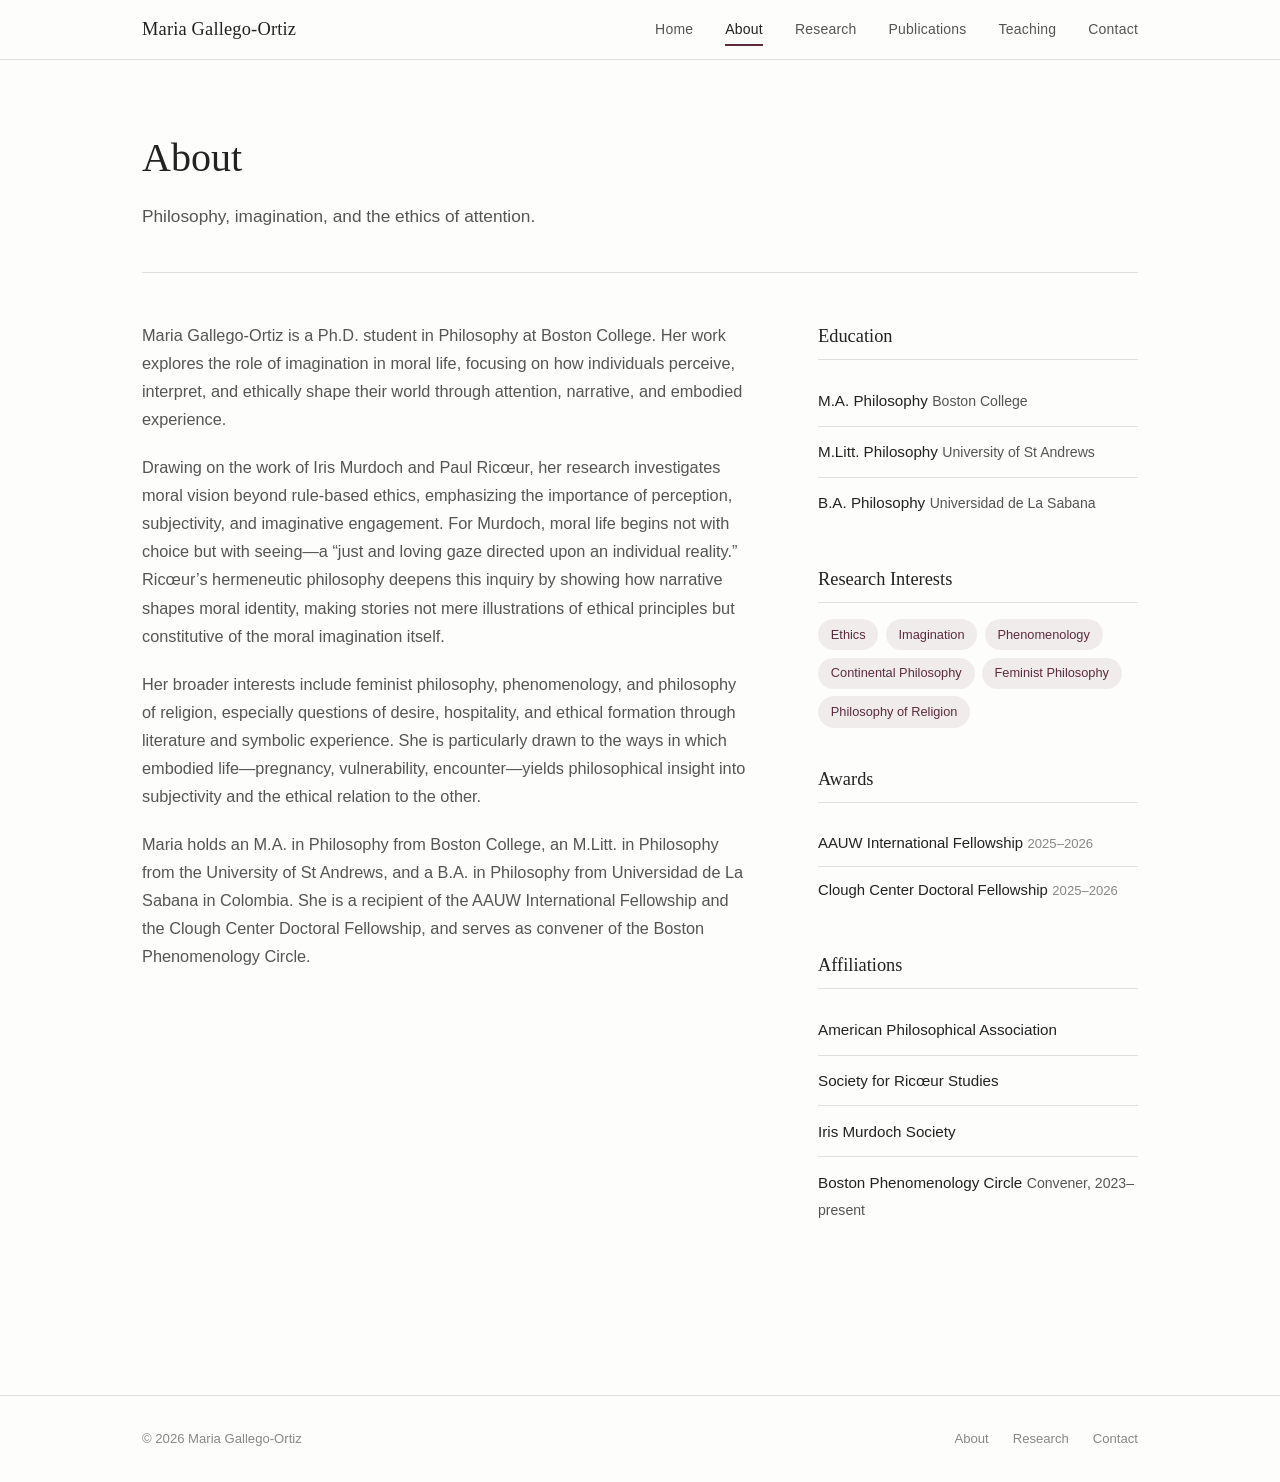
<file: site/pages/about.html>
<!DOCTYPE html>
<html lang="en">
<head>
  <meta charset="UTF-8">
  <meta name="viewport" content="width=device-width, initial-scale=1.0">
  <meta name="description" content="About Maria Gallego-Ortiz — biography, education, research interests, and awards.">
  <title>About | Maria Gallego-Ortiz</title>
  <link rel="stylesheet" href="../css/styles.css">
</head>
<body>

  <nav class="navbar">
    <div class="nav-inner">
      <a href="../index.html" class="nav-brand">Maria Gallego-Ortiz</a>
      <button class="nav-hamburger" aria-label="Toggle menu">
        <span></span><span></span><span></span>
      </button>
      <div class="nav-menu">
        <a href="../index.html">Home</a>
        <a href="about.html">About</a>
        <a href="research.html">Research</a>
        <a href="publications.html">Publications</a>
        <a href="teaching.html">Teaching</a>
        <a href="contact.html">Contact</a>
      </div>
    </div>
  </nav>

  <main class="page-wrapper">
    <div class="container">

      <header class="page-header fade-up">
        <h1>About</h1>
        <p class="lead">Philosophy, imagination, and the ethics of attention.</p>
      </header>

      <div class="about-layout">
        <div class="about-prose fade-up">
          <p>
            Maria Gallego-Ortiz is a Ph.D. student in Philosophy at Boston College. Her work
            explores the role of imagination in moral life, focusing on how individuals perceive,
            interpret, and ethically shape their world through attention, narrative, and embodied
            experience.
          </p>
          <p>
            Drawing on the work of Iris Murdoch and Paul Ric&oelig;ur, her research investigates
            moral vision beyond rule-based ethics, emphasizing the importance of perception,
            subjectivity, and imaginative engagement. For Murdoch, moral life begins not with
            choice but with seeing&mdash;a &ldquo;just and loving gaze directed upon an individual
            reality.&rdquo; Ric&oelig;ur&rsquo;s hermeneutic philosophy deepens this inquiry by
            showing how narrative shapes moral identity, making stories not mere illustrations of
            ethical principles but constitutive of the moral imagination itself.
          </p>
          <p>
            Her broader interests include feminist philosophy, phenomenology, and philosophy of
            religion, especially questions of desire, hospitality, and ethical formation through
            literature and symbolic experience. She is particularly drawn to the ways in which
            embodied life&mdash;pregnancy, vulnerability, encounter&mdash;yields philosophical
            insight into subjectivity and the ethical relation to the other.
          </p>
          <p>
            Maria holds an M.A. in Philosophy from Boston College, an M.Litt. in Philosophy from
            the University of St Andrews, and a B.A. in Philosophy from Universidad de La Sabana
            in Colombia. She is a recipient of the AAUW International Fellowship and the Clough
            Center Doctoral Fellowship, and serves as convener of the Boston Phenomenology Circle.
          </p>
        </div>

        <aside class="about-sidebar fade-up">

          <div class="sidebar-section">
            <h2 class="sidebar-title">Education</h2>
            <div class="edu-item">
              <span class="edu-degree">M.A. Philosophy</span>
              <span class="edu-school">Boston College</span>
            </div>
            <div class="edu-item">
              <span class="edu-degree">M.Litt. Philosophy</span>
              <span class="edu-school">University of St Andrews</span>
            </div>
            <div class="edu-item">
              <span class="edu-degree">B.A. Philosophy</span>
              <span class="edu-school">Universidad de La Sabana</span>
            </div>
          </div>

          <div class="sidebar-section">
            <h2 class="sidebar-title">Research Interests</h2>
            <div class="interest-tags">
              <span class="interest-tag">Ethics</span>
              <span class="interest-tag">Imagination</span>
              <span class="interest-tag">Phenomenology</span>
              <span class="interest-tag">Continental Philosophy</span>
              <span class="interest-tag">Feminist Philosophy</span>
              <span class="interest-tag">Philosophy of Religion</span>
            </div>
          </div>

          <div class="sidebar-section">
            <h2 class="sidebar-title">Awards</h2>
            <div class="award-item">
              <span class="award-name">AAUW International Fellowship</span>
              <span class="award-year">2025&ndash;2026</span>
            </div>
            <div class="award-item">
              <span class="award-name">Clough Center Doctoral Fellowship</span>
              <span class="award-year">2025&ndash;2026</span>
            </div>
          </div>

          <div class="sidebar-section">
            <h2 class="sidebar-title">Affiliations</h2>
            <div class="edu-item">
              <span class="edu-degree">American Philosophical Association</span>
            </div>
            <div class="edu-item">
              <span class="edu-degree">Society for Ric&oelig;ur Studies</span>
            </div>
            <div class="edu-item">
              <span class="edu-degree">Iris Murdoch Society</span>
            </div>
            <div class="edu-item">
              <span class="edu-degree">Boston Phenomenology Circle</span>
              <span class="edu-school">Convener, 2023&ndash;present</span>
            </div>
          </div>

        </aside>
      </div>

    </div>
  </main>

  <footer class="site-footer">
    <div class="container">
      <div class="footer-inner">
        <p class="footer-copy">&copy; 2026 Maria Gallego-Ortiz</p>
        <div class="footer-links">
          <a href="about.html">About</a>
          <a href="research.html">Research</a>
          <a href="contact.html">Contact</a>
        </div>
      </div>
    </div>
  </footer>

  <script src="../js/main.js"></script>
</body>
</html>
</file>
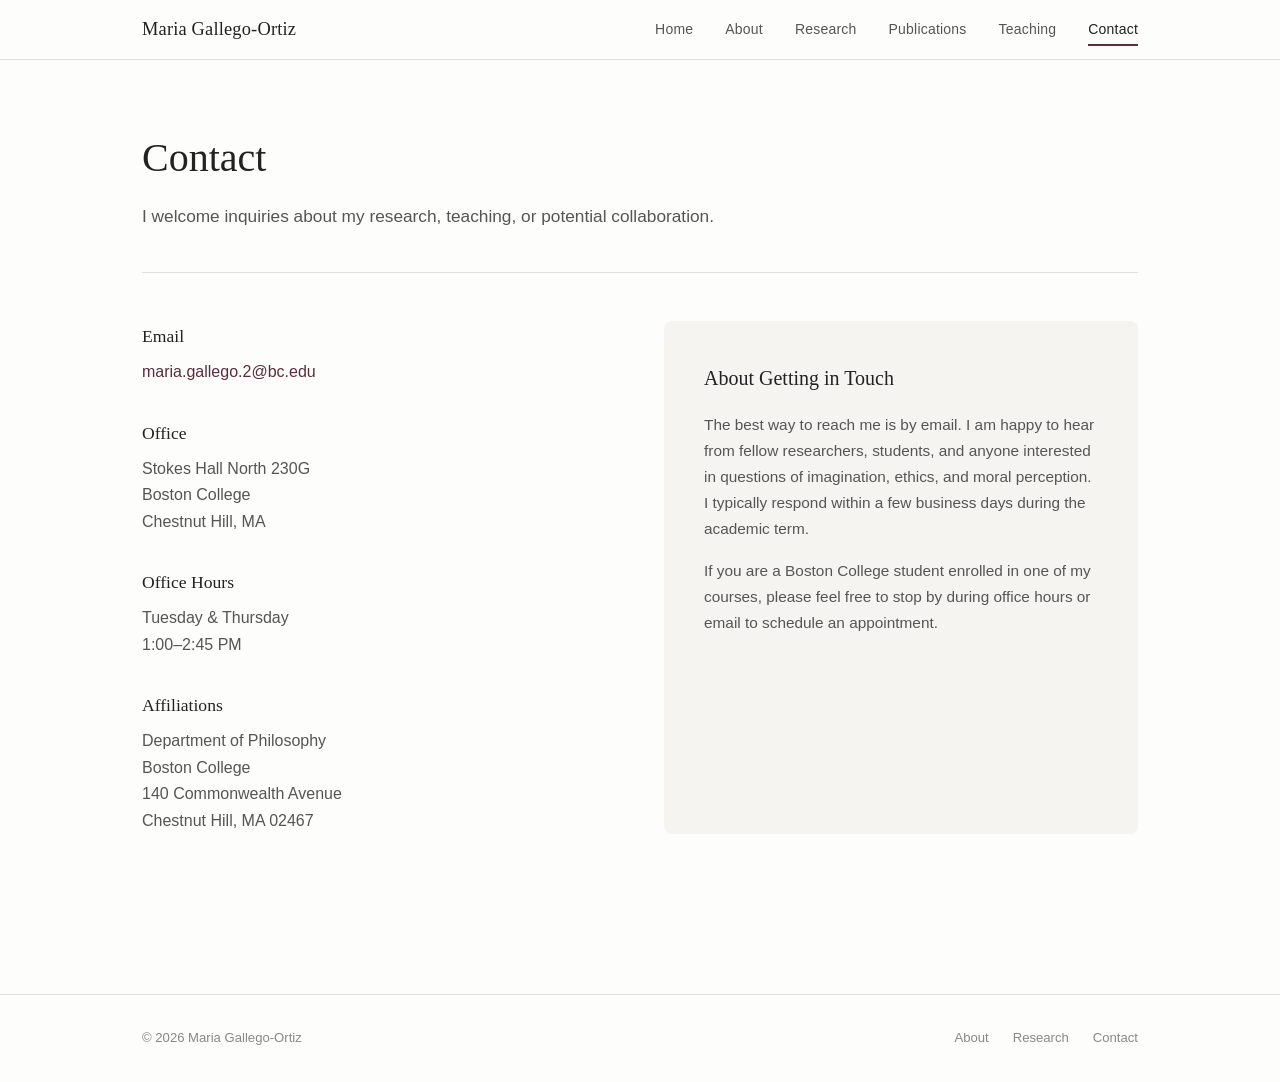
<file: site/pages/contact.html>
<!DOCTYPE html>
<html lang="en">
<head>
  <meta charset="UTF-8">
  <meta name="viewport" content="width=device-width, initial-scale=1.0">
  <meta name="description" content="Contact Maria Gallego-Ortiz — email, office location, and office hours.">
  <title>Contact | Maria Gallego-Ortiz</title>
  <link rel="stylesheet" href="../css/styles.css">
</head>
<body>

  <nav class="navbar">
    <div class="nav-inner">
      <a href="../index.html" class="nav-brand">Maria Gallego-Ortiz</a>
      <button class="nav-hamburger" aria-label="Toggle menu">
        <span></span><span></span><span></span>
      </button>
      <div class="nav-menu">
        <a href="../index.html">Home</a>
        <a href="about.html">About</a>
        <a href="research.html">Research</a>
        <a href="publications.html">Publications</a>
        <a href="teaching.html">Teaching</a>
        <a href="contact.html">Contact</a>
      </div>
    </div>
  </nav>

  <main class="page-wrapper">
    <div class="container">

      <header class="page-header fade-up">
        <h1>Contact</h1>
        <p class="lead">I welcome inquiries about my research, teaching, or potential collaboration.</p>
      </header>

      <div class="contact-grid fade-up">
        <div class="contact-info">

          <div class="contact-block">
            <h2 class="contact-label">Email</h2>
            <p class="contact-value">
              <a href="mailto:maria.gallego.2@bc.edu">maria.gallego.2@bc.edu</a>
            </p>
          </div>

          <div class="contact-block">
            <h2 class="contact-label">Office</h2>
            <p class="contact-value">
              Stokes Hall North 230G<br>
              Boston College<br>
              Chestnut Hill, MA
            </p>
          </div>

          <div class="contact-block">
            <h2 class="contact-label">Office Hours</h2>
            <p class="contact-value">
              Tuesday &amp; Thursday<br>
              1:00&ndash;2:45 PM
            </p>
          </div>

          <div class="contact-block">
            <h2 class="contact-label">Affiliations</h2>
            <p class="contact-value">
              Department of Philosophy<br>
              Boston College<br>
              140 Commonwealth Avenue<br>
              Chestnut Hill, MA 02467
            </p>
          </div>

        </div>

        <div class="contact-aside">
          <h3>About Getting in Touch</h3>
          <p>
            The best way to reach me is by email. I am happy to hear from fellow researchers,
            students, and anyone interested in questions of imagination, ethics, and moral
            perception. I typically respond within a few business days during the academic term.
          </p>
          <p style="margin-top: 1rem;">
            If you are a Boston College student enrolled in one of my courses, please feel free
            to stop by during office hours or email to schedule an appointment.
          </p>
        </div>
      </div>

    </div>
  </main>

  <footer class="site-footer">
    <div class="container">
      <div class="footer-inner">
        <p class="footer-copy">&copy; 2026 Maria Gallego-Ortiz</p>
        <div class="footer-links">
          <a href="about.html">About</a>
          <a href="research.html">Research</a>
          <a href="contact.html">Contact</a>
        </div>
      </div>
    </div>
  </footer>

  <script src="../js/main.js"></script>
</body>
</html>
</file>
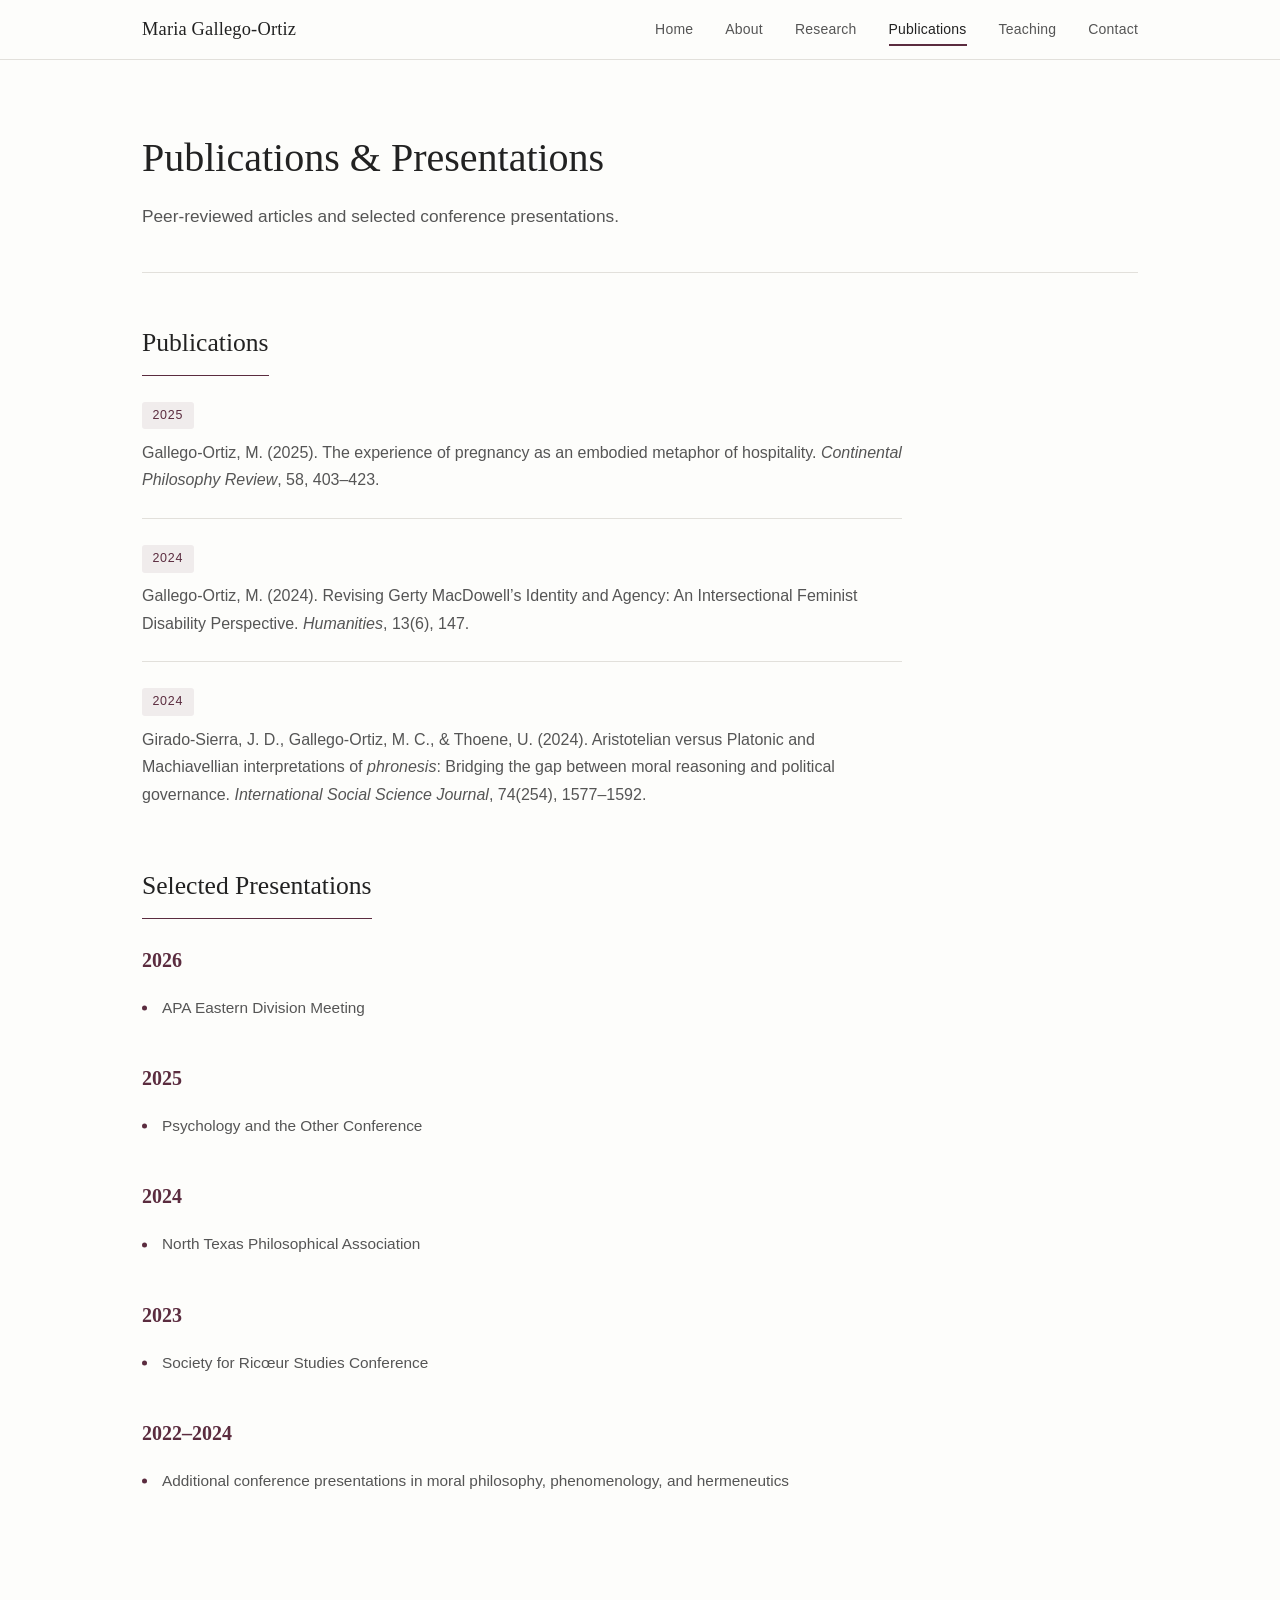
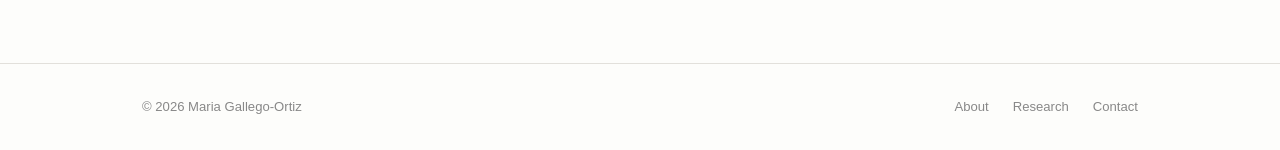
<file: site/pages/publications.html>
<!DOCTYPE html>
<html lang="en">
<head>
  <meta charset="UTF-8">
  <meta name="viewport" content="width=device-width, initial-scale=1.0">
  <meta name="description" content="Publications and presentations — Maria Gallego-Ortiz.">
  <title>Publications | Maria Gallego-Ortiz</title>
  <link rel="stylesheet" href="../css/styles.css">
</head>
<body>

  <nav class="navbar">
    <div class="nav-inner">
      <a href="../index.html" class="nav-brand">Maria Gallego-Ortiz</a>
      <button class="nav-hamburger" aria-label="Toggle menu">
        <span></span><span></span><span></span>
      </button>
      <div class="nav-menu">
        <a href="../index.html">Home</a>
        <a href="about.html">About</a>
        <a href="research.html">Research</a>
        <a href="publications.html">Publications</a>
        <a href="teaching.html">Teaching</a>
        <a href="contact.html">Contact</a>
      </div>
    </div>
  </nav>

  <main class="page-wrapper">
    <div class="container">

      <header class="page-header fade-up">
        <h1>Publications &amp; Presentations</h1>
        <p class="lead">Peer-reviewed articles and selected conference presentations.</p>
      </header>

      <!-- Publications -->
      <h2 class="section-heading fade-up">Publications</h2>

      <div class="pub-list fade-up">
        <article class="pub-entry">
          <span class="pub-year-badge">2025</span>
          <p class="pub-citation">
            Gallego-Ortiz, M. (2025). The experience of pregnancy as an embodied metaphor of
            hospitality. <em>Continental Philosophy Review</em>, 58, 403&ndash;423.
          </p>
        </article>

        <article class="pub-entry">
          <span class="pub-year-badge">2024</span>
          <p class="pub-citation">
            Gallego-Ortiz, M. (2024). Revising Gerty MacDowell&rsquo;s Identity and Agency:
            An Intersectional Feminist Disability Perspective. <em>Humanities</em>, 13(6), 147.
          </p>
        </article>

        <article class="pub-entry">
          <span class="pub-year-badge">2024</span>
          <p class="pub-citation">
            Girado-Sierra, J. D., Gallego-Ortiz, M. C., &amp; Thoene, U. (2024). Aristotelian
            versus Platonic and Machiavellian interpretations of <em>phronesis</em>: Bridging the
            gap between moral reasoning and political governance. <em>International Social Science
            Journal</em>, 74(254), 1577&ndash;1592.
          </p>
        </article>
      </div>

      <!-- Presentations -->
      <h2 class="section-heading fade-up">Selected Presentations</h2>

      <div class="fade-up" style="max-width: 720px; padding-bottom: 3rem;">
        <div class="pres-year-group">
          <h3 class="pres-year-label">2026</h3>
          <ul class="pres-list">
            <li>APA Eastern Division Meeting</li>
          </ul>
        </div>

        <div class="pres-year-group">
          <h3 class="pres-year-label">2025</h3>
          <ul class="pres-list">
            <li>Psychology and the Other Conference</li>
          </ul>
        </div>

        <div class="pres-year-group">
          <h3 class="pres-year-label">2024</h3>
          <ul class="pres-list">
            <li>North Texas Philosophical Association</li>
          </ul>
        </div>

        <div class="pres-year-group">
          <h3 class="pres-year-label">2023</h3>
          <ul class="pres-list">
            <li>Society for Ric&oelig;ur Studies Conference</li>
          </ul>
        </div>

        <div class="pres-year-group">
          <h3 class="pres-year-label">2022&ndash;2024</h3>
          <ul class="pres-list">
            <li>Additional conference presentations in moral philosophy, phenomenology, and hermeneutics</li>
          </ul>
        </div>
      </div>

    </div>
  </main>

  <footer class="site-footer">
    <div class="container">
      <div class="footer-inner">
        <p class="footer-copy">&copy; 2026 Maria Gallego-Ortiz</p>
        <div class="footer-links">
          <a href="about.html">About</a>
          <a href="research.html">Research</a>
          <a href="contact.html">Contact</a>
        </div>
      </div>
    </div>
  </footer>

  <script src="../js/main.js"></script>
</body>
</html>
</file>
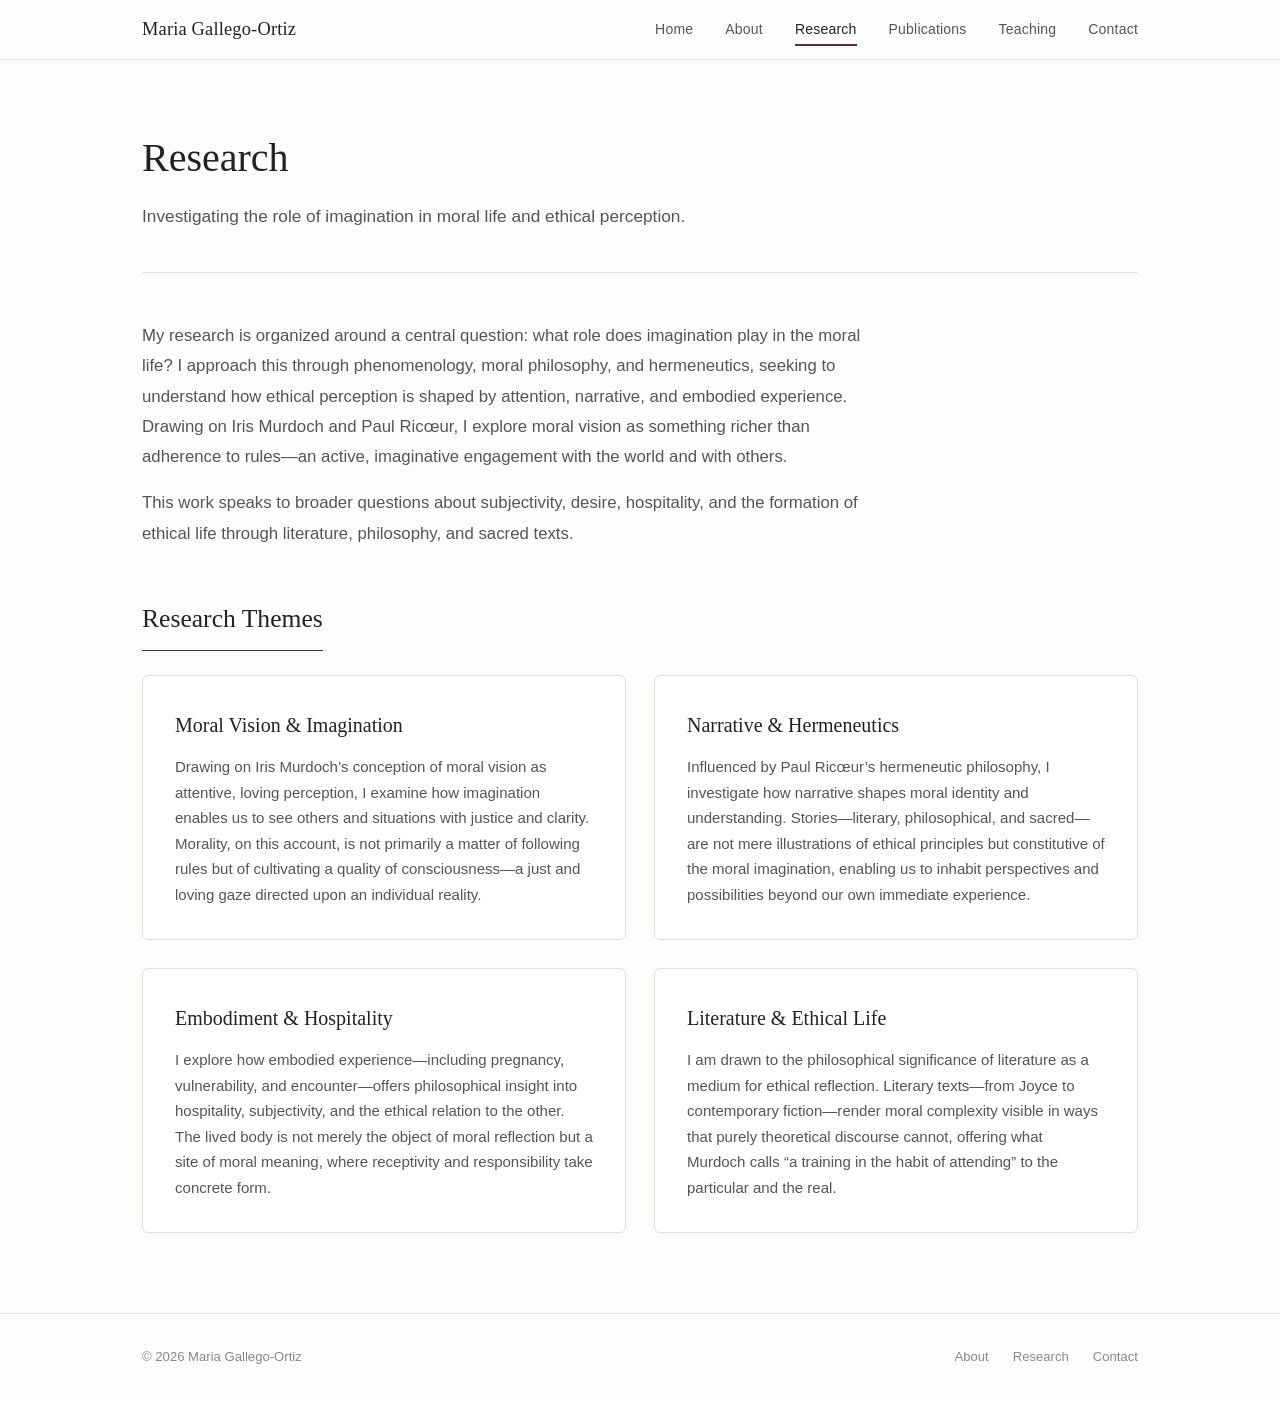
<file: site/pages/research.html>
<!DOCTYPE html>
<html lang="en">
<head>
  <meta charset="UTF-8">
  <meta name="viewport" content="width=device-width, initial-scale=1.0">
  <meta name="description" content="Research — Maria Gallego-Ortiz. Imagination, ethics, moral vision, phenomenology, and hermeneutics.">
  <title>Research | Maria Gallego-Ortiz</title>
  <link rel="stylesheet" href="../css/styles.css">
</head>
<body>

  <nav class="navbar">
    <div class="nav-inner">
      <a href="../index.html" class="nav-brand">Maria Gallego-Ortiz</a>
      <button class="nav-hamburger" aria-label="Toggle menu">
        <span></span><span></span><span></span>
      </button>
      <div class="nav-menu">
        <a href="../index.html">Home</a>
        <a href="about.html">About</a>
        <a href="research.html">Research</a>
        <a href="publications.html">Publications</a>
        <a href="teaching.html">Teaching</a>
        <a href="contact.html">Contact</a>
      </div>
    </div>
  </nav>

  <main class="page-wrapper">
    <div class="container">

      <header class="page-header fade-up">
        <h1>Research</h1>
        <p class="lead">Investigating the role of imagination in moral life and ethical perception.</p>
      </header>

      <div class="research-intro fade-up">
        <p>
          My research is organized around a central question: what role does imagination play in
          the moral life? I approach this through phenomenology, moral philosophy, and hermeneutics,
          seeking to understand how ethical perception is shaped by attention, narrative, and
          embodied experience. Drawing on Iris Murdoch and Paul Ric&oelig;ur, I explore moral
          vision as something richer than adherence to rules&mdash;an active, imaginative
          engagement with the world and with others.
        </p>
        <p>
          This work speaks to broader questions about subjectivity, desire, hospitality, and the
          formation of ethical life through literature, philosophy, and sacred texts.
        </p>
      </div>

      <h2 class="section-heading fade-up">Research Themes</h2>

      <div class="research-grid fade-up">
        <div class="research-card">
          <h3>Moral Vision &amp; Imagination</h3>
          <p>
            Drawing on Iris Murdoch&rsquo;s conception of moral vision as attentive, loving
            perception, I examine how imagination enables us to see others and situations with
            justice and clarity. Morality, on this account, is not primarily a matter of following
            rules but of cultivating a quality of consciousness&mdash;a just and loving gaze
            directed upon an individual reality.
          </p>
        </div>
        <div class="research-card">
          <h3>Narrative &amp; Hermeneutics</h3>
          <p>
            Influenced by Paul Ric&oelig;ur&rsquo;s hermeneutic philosophy, I investigate how
            narrative shapes moral identity and understanding. Stories&mdash;literary,
            philosophical, and sacred&mdash;are not mere illustrations of ethical principles but
            constitutive of the moral imagination, enabling us to inhabit perspectives and
            possibilities beyond our own immediate experience.
          </p>
        </div>
        <div class="research-card">
          <h3>Embodiment &amp; Hospitality</h3>
          <p>
            I explore how embodied experience&mdash;including pregnancy, vulnerability, and
            encounter&mdash;offers philosophical insight into hospitality, subjectivity, and
            the ethical relation to the other. The lived body is not merely the object of moral
            reflection but a site of moral meaning, where receptivity and responsibility take
            concrete form.
          </p>
        </div>
        <div class="research-card">
          <h3>Literature &amp; Ethical Life</h3>
          <p>
            I am drawn to the philosophical significance of literature as a medium for ethical
            reflection. Literary texts&mdash;from Joyce to contemporary fiction&mdash;render
            moral complexity visible in ways that purely theoretical discourse cannot, offering
            what Murdoch calls &ldquo;a training in the habit of attending&rdquo; to the
            particular and the real.
          </p>
        </div>
      </div>

    </div>
  </main>

  <footer class="site-footer">
    <div class="container">
      <div class="footer-inner">
        <p class="footer-copy">&copy; 2026 Maria Gallego-Ortiz</p>
        <div class="footer-links">
          <a href="about.html">About</a>
          <a href="research.html">Research</a>
          <a href="contact.html">Contact</a>
        </div>
      </div>
    </div>
  </footer>

  <script src="../js/main.js"></script>
</body>
</html>
</file>
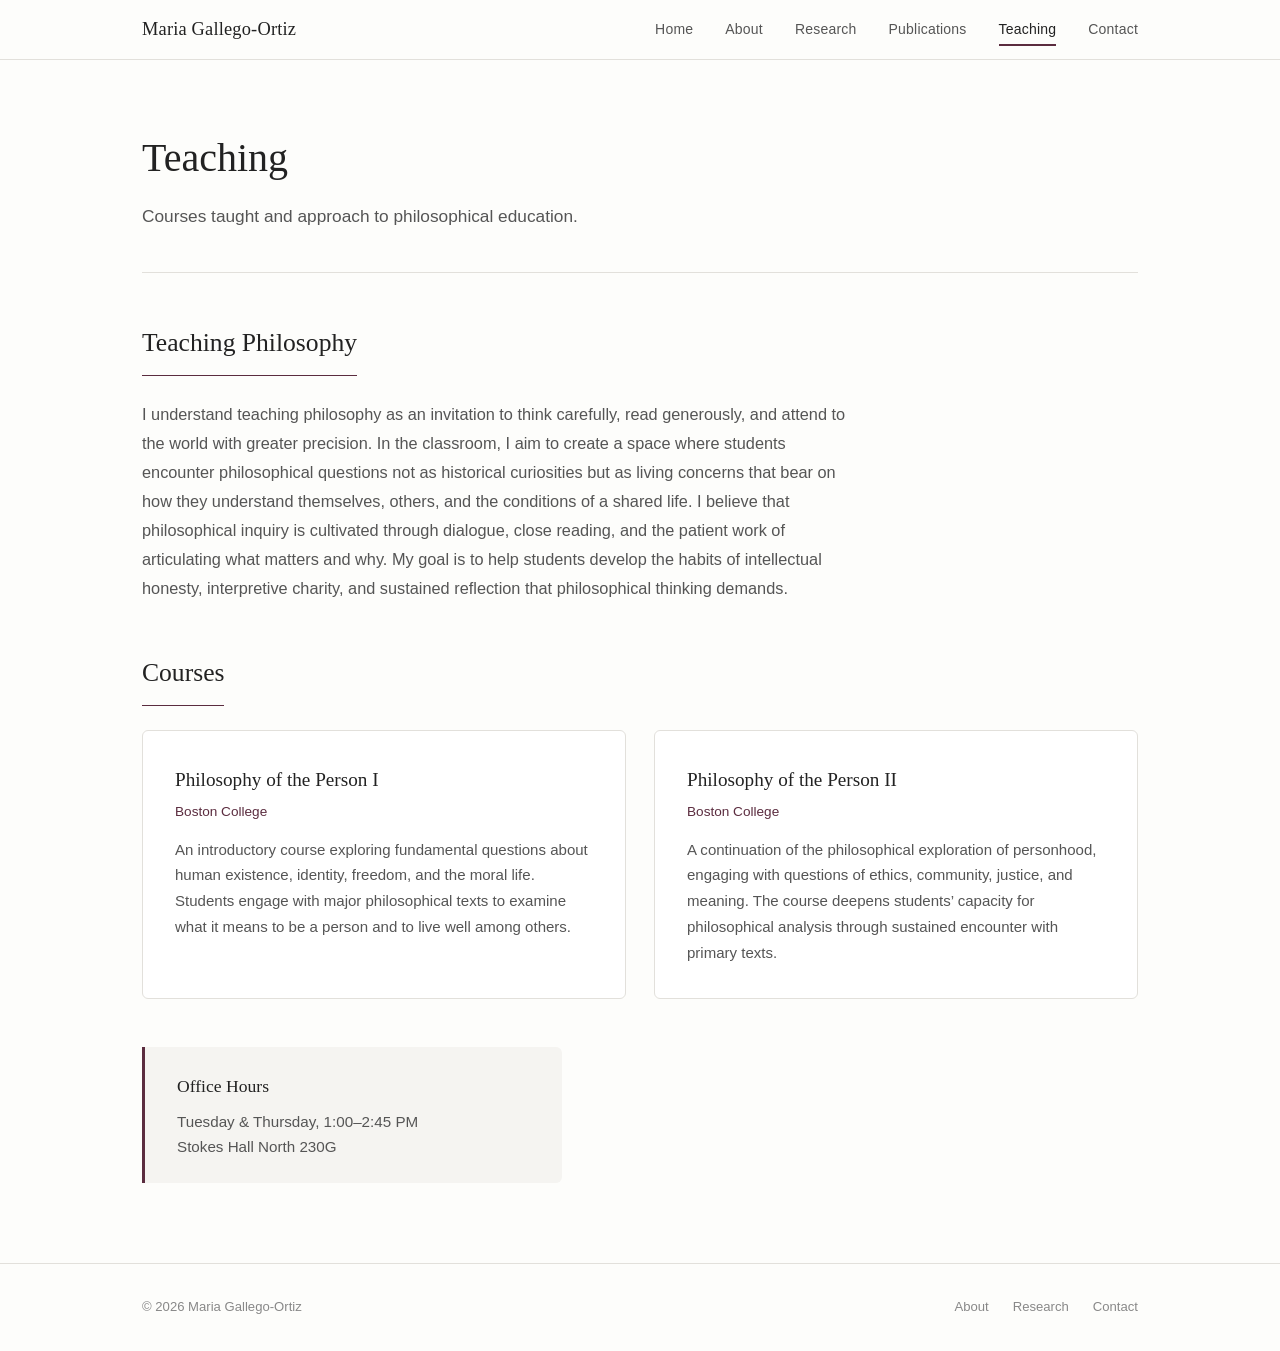
<file: site/pages/teaching.html>
<!DOCTYPE html>
<html lang="en">
<head>
  <meta charset="UTF-8">
  <meta name="viewport" content="width=device-width, initial-scale=1.0">
  <meta name="description" content="Teaching — Maria Gallego-Ortiz. Courses and teaching philosophy.">
  <title>Teaching | Maria Gallego-Ortiz</title>
  <link rel="stylesheet" href="../css/styles.css">
</head>
<body>

  <nav class="navbar">
    <div class="nav-inner">
      <a href="../index.html" class="nav-brand">Maria Gallego-Ortiz</a>
      <button class="nav-hamburger" aria-label="Toggle menu">
        <span></span><span></span><span></span>
      </button>
      <div class="nav-menu">
        <a href="../index.html">Home</a>
        <a href="about.html">About</a>
        <a href="research.html">Research</a>
        <a href="publications.html">Publications</a>
        <a href="teaching.html">Teaching</a>
        <a href="contact.html">Contact</a>
      </div>
    </div>
  </nav>

  <main class="page-wrapper">
    <div class="container">

      <header class="page-header fade-up">
        <h1>Teaching</h1>
        <p class="lead">Courses taught and approach to philosophical education.</p>
      </header>

      <h2 class="section-heading fade-up">Teaching Philosophy</h2>

      <div class="teaching-philosophy fade-up">
        <p>
          I understand teaching philosophy as an invitation to think carefully, read generously,
          and attend to the world with greater precision. In the classroom, I aim to create a space
          where students encounter philosophical questions not as historical curiosities but as
          living concerns that bear on how they understand themselves, others, and the conditions
          of a shared life. I believe that philosophical inquiry is cultivated through dialogue,
          close reading, and the patient work of articulating what matters and why. My goal is
          to help students develop the habits of intellectual honesty, interpretive charity, and
          sustained reflection that philosophical thinking demands.
        </p>
      </div>

      <h2 class="section-heading fade-up">Courses</h2>

      <div class="courses-grid fade-up">
        <div class="course-card">
          <h3>Philosophy of the Person I</h3>
          <p class="course-inst">Boston College</p>
          <p>
            An introductory course exploring fundamental questions about human existence,
            identity, freedom, and the moral life. Students engage with major philosophical
            texts to examine what it means to be a person and to live well among others.
          </p>
        </div>
        <div class="course-card">
          <h3>Philosophy of the Person II</h3>
          <p class="course-inst">Boston College</p>
          <p>
            A continuation of the philosophical exploration of personhood, engaging with
            questions of ethics, community, justice, and meaning. The course deepens
            students&rsquo; capacity for philosophical analysis through sustained encounter
            with primary texts.
          </p>
        </div>
      </div>

      <div class="office-hours-box fade-up">
        <h3>Office Hours</h3>
        <p>Tuesday &amp; Thursday, 1:00&ndash;2:45 PM</p>
        <p>Stokes Hall North 230G</p>
      </div>

    </div>
  </main>

  <footer class="site-footer">
    <div class="container">
      <div class="footer-inner">
        <p class="footer-copy">&copy; 2026 Maria Gallego-Ortiz</p>
        <div class="footer-links">
          <a href="about.html">About</a>
          <a href="research.html">Research</a>
          <a href="contact.html">Contact</a>
        </div>
      </div>
    </div>
  </footer>

  <script src="../js/main.js"></script>
</body>
</html>
</file>
<file: site/css/styles.css>
/* =============================================
   MARIA GALLEGO-ORTIZ — ACADEMIC WEBSITE
   Global Stylesheet
   ============================================= */

/* --- Reset & Base --- */
*, *::before, *::after {
  margin: 0;
  padding: 0;
  box-sizing: border-box;
}

:root {
  --color-bg: #fdfdfb;
  --color-bg-alt: #f5f4f1;
  --color-text: #222222;
  --color-text-secondary: #555555;
  --color-text-muted: #888888;
  --color-accent: #5b2c3f;
  --color-accent-light: #7a4460;
  --color-accent-subtle: rgba(91, 44, 63, 0.08);
  --color-border: #e2e0db;
  --color-white: #ffffff;

  --font-heading: 'Georgia', 'Times New Roman', serif;
  --font-body: -apple-system, BlinkMacSystemFont, 'Segoe UI', Roboto, 'Helvetica Neue', Arial, sans-serif;

  --max-width: 1060px;
  --nav-height: 60px;
  --section-gap: 5rem;

  --ease: cubic-bezier(0.25, 0.46, 0.45, 0.94);
}

html {
  scroll-behavior: smooth;
  scroll-padding-top: calc(var(--nav-height) + 1rem);
  font-size: 16px;
}

body {
  font-family: var(--font-body);
  font-size: 1rem;
  font-weight: 400;
  line-height: 1.72;
  color: var(--color-text);
  background-color: var(--color-bg);
  -webkit-font-smoothing: antialiased;
  -moz-osx-font-smoothing: grayscale;
}

a {
  color: var(--color-accent);
  text-decoration: none;
  transition: color 0.25s var(--ease);
}

a:hover {
  color: var(--color-accent-light);
}

img {
  max-width: 100%;
  display: block;
}

ul, ol {
  list-style: none;
}

::selection {
  background: var(--color-accent);
  color: var(--color-white);
}

/* --- Layout --- */
.container {
  max-width: var(--max-width);
  margin: 0 auto;
  padding: 0 2rem;
}

.page-wrapper {
  padding-top: var(--nav-height);
}

/* =============================================
   NAVIGATION
   ============================================= */
.navbar {
  position: fixed;
  top: 0;
  left: 0;
  right: 0;
  height: var(--nav-height);
  background: rgba(253, 253, 251, 0.92);
  backdrop-filter: blur(16px);
  -webkit-backdrop-filter: blur(16px);
  border-bottom: 1px solid var(--color-border);
  z-index: 1000;
}

.nav-inner {
  max-width: var(--max-width);
  margin: 0 auto;
  padding: 0 2rem;
  height: 100%;
  display: flex;
  align-items: center;
  justify-content: space-between;
}

.nav-brand {
  font-family: var(--font-heading);
  font-size: 1.15rem;
  font-weight: 400;
  color: var(--color-text);
  letter-spacing: 0.01em;
  white-space: nowrap;
}

.nav-brand:hover {
  color: var(--color-accent);
}

.nav-menu {
  display: flex;
  align-items: center;
  gap: 2rem;
}

.nav-menu a {
  font-size: 0.875rem;
  font-weight: 400;
  color: var(--color-text-secondary);
  letter-spacing: 0.015em;
  position: relative;
  padding: 0.25rem 0;
}

.nav-menu a::after {
  content: '';
  position: absolute;
  left: 0;
  bottom: 0;
  width: 0;
  height: 1.5px;
  background: var(--color-accent);
  transition: width 0.3s var(--ease);
}

.nav-menu a:hover,
.nav-menu a.active {
  color: var(--color-text);
}

.nav-menu a:hover::after,
.nav-menu a.active::after {
  width: 100%;
}

/* Hamburger */
.nav-hamburger {
  display: none;
  background: none;
  border: none;
  cursor: pointer;
  width: 28px;
  height: 20px;
  position: relative;
  z-index: 1001;
}

.nav-hamburger span {
  display: block;
  width: 100%;
  height: 1.5px;
  background: var(--color-text);
  position: absolute;
  left: 0;
  transition: all 0.3s var(--ease);
}

.nav-hamburger span:nth-child(1) { top: 0; }
.nav-hamburger span:nth-child(2) { top: 50%; transform: translateY(-50%); }
.nav-hamburger span:nth-child(3) { bottom: 0; }

.nav-hamburger.open span:nth-child(1) {
  top: 50%;
  transform: translateY(-50%) rotate(45deg);
}

.nav-hamburger.open span:nth-child(2) {
  opacity: 0;
}

.nav-hamburger.open span:nth-child(3) {
  bottom: 50%;
  transform: translateY(50%) rotate(-45deg);
}

/* =============================================
   HERO SECTION (HOME)
   ============================================= */
.hero {
  min-height: calc(100vh - var(--nav-height));
  display: flex;
  align-items: center;
}

.hero-grid {
  display: grid;
  grid-template-columns: 1fr 300px;
  gap: 4rem;
  align-items: center;
  padding: 4rem 0;
}

.hero-overline {
  font-size: 0.82rem;
  font-weight: 500;
  letter-spacing: 0.12em;
  text-transform: uppercase;
  color: var(--color-accent);
  margin-bottom: 0.75rem;
}

.hero-name {
  font-family: var(--font-heading);
  font-size: 3.2rem;
  font-weight: 400;
  line-height: 1.15;
  color: var(--color-text);
  margin-bottom: 0.6rem;
}

.hero-title {
  font-size: 1.15rem;
  color: var(--color-text-secondary);
  margin-bottom: 0.2rem;
}

.hero-institution {
  font-size: 1rem;
  color: var(--color-text-muted);
  margin-bottom: 1.75rem;
}

.hero-tagline {
  font-family: var(--font-heading);
  font-size: 1.2rem;
  font-style: italic;
  line-height: 1.65;
  color: var(--color-text-secondary);
  max-width: 520px;
  margin-bottom: 2rem;
}

.hero-photo {
  width: 300px;
  height: 375px;
  border-radius: 6px;
  overflow: hidden;
  background: var(--color-bg-alt);
  border: 1px solid var(--color-border);
}

.hero-photo img {
  width: 100%;
  height: 100%;
  object-fit: cover;
}

/* Buttons */
.btn {
  display: inline-block;
  font-size: 0.9rem;
  font-weight: 500;
  letter-spacing: 0.02em;
  padding: 0.72rem 1.8rem;
  border-radius: 4px;
  transition: all 0.25s var(--ease);
  cursor: pointer;
  border: none;
}

.btn-primary {
  background: var(--color-accent);
  color: var(--color-white);
}

.btn-primary:hover {
  background: var(--color-accent-light);
  color: var(--color-white);
}

.btn-outline {
  background: transparent;
  color: var(--color-accent);
  border: 1.5px solid var(--color-accent);
}

.btn-outline:hover {
  background: var(--color-accent);
  color: var(--color-white);
}

.hero-buttons {
  display: flex;
  gap: 1rem;
  flex-wrap: wrap;
}

/* =============================================
   PAGE HEADERS (inner pages)
   ============================================= */
.page-header {
  padding: 4rem 0 2.5rem;
  border-bottom: 1px solid var(--color-border);
  margin-bottom: 3rem;
}

.page-header h1 {
  font-family: var(--font-heading);
  font-size: 2.5rem;
  font-weight: 400;
  color: var(--color-text);
  margin-bottom: 0.6rem;
}

.page-header .lead {
  font-size: 1.08rem;
  color: var(--color-text-secondary);
  max-width: 640px;
  line-height: 1.72;
}

/* =============================================
   SECTION TITLES (shared)
   ============================================= */
.section-heading {
  font-family: var(--font-heading);
  font-size: 1.6rem;
  font-weight: 400;
  color: var(--color-text);
  margin-bottom: 1.5rem;
  padding-bottom: 0.6rem;
  border-bottom: 1.5px solid var(--color-accent);
  display: inline-block;
}

/* =============================================
   ABOUT PAGE
   ============================================= */
.about-layout {
  display: grid;
  grid-template-columns: 1fr 320px;
  gap: 4rem;
  padding-bottom: var(--section-gap);
}

.about-prose p {
  margin-bottom: 1.25rem;
  color: var(--color-text-secondary);
  font-size: 1.02rem;
}

.about-prose p:last-child {
  margin-bottom: 0;
}

.sidebar-section {
  margin-bottom: 2.25rem;
}

.sidebar-section:last-child {
  margin-bottom: 0;
}

.sidebar-title {
  font-family: var(--font-heading);
  font-size: 1.15rem;
  font-weight: 400;
  color: var(--color-text);
  margin-bottom: 1rem;
  padding-bottom: 0.4rem;
  border-bottom: 1px solid var(--color-border);
}

/* Education list */
.edu-item {
  padding: 0.7rem 0;
  border-bottom: 1px solid var(--color-border);
}

.edu-item:last-child {
  border-bottom: none;
}

.edu-degree {
  font-weight: 500;
  color: var(--color-text);
  font-size: 0.95rem;
}

.edu-school {
  font-size: 0.88rem;
  color: var(--color-text-secondary);
}

/* Tags */
.interest-tags {
  display: flex;
  flex-wrap: wrap;
  gap: 0.45rem;
}

.interest-tag {
  display: inline-block;
  padding: 0.3rem 0.8rem;
  font-size: 0.8rem;
  background: var(--color-accent-subtle);
  color: var(--color-accent);
  border-radius: 20px;
  font-weight: 500;
}

/* Awards */
.award-item {
  padding: 0.6rem 0;
  border-bottom: 1px solid var(--color-border);
}

.award-item:last-child {
  border-bottom: none;
}

.award-name {
  font-weight: 500;
  color: var(--color-text);
  font-size: 0.93rem;
}

.award-year {
  font-size: 0.82rem;
  color: var(--color-text-muted);
}

/* =============================================
   RESEARCH PAGE
   ============================================= */
.research-intro {
  max-width: 720px;
  margin-bottom: 3rem;
}

.research-intro p {
  font-size: 1.05rem;
  color: var(--color-text-secondary);
  line-height: 1.8;
  margin-bottom: 1rem;
}

.research-grid {
  display: grid;
  grid-template-columns: 1fr 1fr;
  gap: 1.75rem;
  margin-bottom: var(--section-gap);
}

.research-card {
  background: var(--color-white);
  border: 1px solid var(--color-border);
  border-radius: 6px;
  padding: 2rem;
  transition: transform 0.3s var(--ease), box-shadow 0.3s var(--ease);
}

.research-card:hover {
  transform: translateY(-3px);
  box-shadow: 0 6px 20px rgba(0, 0, 0, 0.05);
}

.research-card h3 {
  font-family: var(--font-heading);
  font-size: 1.25rem;
  font-weight: 400;
  color: var(--color-text);
  margin-bottom: 0.7rem;
}

.research-card p {
  font-size: 0.94rem;
  color: var(--color-text-secondary);
  line-height: 1.7;
}

/* =============================================
   PUBLICATIONS PAGE
   ============================================= */
.pub-list {
  max-width: 760px;
  padding-bottom: 2rem;
}

.pub-entry {
  padding: 1.5rem 0;
  border-bottom: 1px solid var(--color-border);
}

.pub-entry:first-child {
  padding-top: 0;
}

.pub-entry:last-child {
  border-bottom: none;
}

.pub-year-badge {
  display: inline-block;
  font-size: 0.78rem;
  font-weight: 500;
  letter-spacing: 0.06em;
  color: var(--color-accent);
  background: var(--color-accent-subtle);
  padding: 0.2rem 0.65rem;
  border-radius: 3px;
  margin-bottom: 0.6rem;
}

.pub-citation {
  font-size: 1rem;
  line-height: 1.72;
  color: var(--color-text-secondary);
}

.pub-citation em {
  font-style: italic;
}

/* Presentations */
.pres-year-group {
  margin-bottom: 2rem;
}

.pres-year-label {
  font-family: var(--font-heading);
  font-size: 1.25rem;
  color: var(--color-accent);
  margin-bottom: 0.6rem;
}

.pres-list li {
  padding: 0.5rem 0 0.5rem 1.25rem;
  position: relative;
  font-size: 0.96rem;
  color: var(--color-text-secondary);
  border-bottom: 1px solid var(--color-border);
}

.pres-list li:last-child {
  border-bottom: none;
}

.pres-list li::before {
  content: '';
  position: absolute;
  left: 0;
  top: 50%;
  transform: translateY(-50%);
  width: 5px;
  height: 5px;
  border-radius: 50%;
  background: var(--color-accent);
}

/* =============================================
   TEACHING PAGE
   ============================================= */
.teaching-philosophy {
  max-width: 720px;
  margin-bottom: 3rem;
}

.teaching-philosophy p {
  font-size: 1.02rem;
  color: var(--color-text-secondary);
  line-height: 1.78;
}

.courses-grid {
  display: grid;
  grid-template-columns: 1fr 1fr;
  gap: 1.75rem;
  margin-bottom: 3rem;
}

.course-card {
  background: var(--color-white);
  border: 1px solid var(--color-border);
  border-radius: 6px;
  padding: 2rem;
  transition: border-color 0.25s var(--ease);
}

.course-card:hover {
  border-color: var(--color-accent);
}

.course-card h3 {
  font-family: var(--font-heading);
  font-size: 1.2rem;
  font-weight: 400;
  color: var(--color-text);
  margin-bottom: 0.3rem;
}

.course-card .course-inst {
  font-size: 0.85rem;
  color: var(--color-accent);
  margin-bottom: 0.8rem;
}

.course-card p:last-child {
  font-size: 0.94rem;
  color: var(--color-text-secondary);
}

.office-hours-box {
  background: var(--color-bg-alt);
  border-left: 3px solid var(--color-accent);
  padding: 1.5rem 2rem;
  border-radius: 0 6px 6px 0;
  max-width: 420px;
}

.office-hours-box h3 {
  font-family: var(--font-heading);
  font-size: 1.1rem;
  font-weight: 400;
  color: var(--color-text);
  margin-bottom: 0.5rem;
}

.office-hours-box p {
  font-size: 0.95rem;
  color: var(--color-text-secondary);
  line-height: 1.65;
}

/* =============================================
   CONTACT PAGE
   ============================================= */
.contact-grid {
  display: grid;
  grid-template-columns: 1fr 1fr;
  gap: 3rem;
  padding-bottom: var(--section-gap);
}

.contact-block {
  margin-bottom: 2rem;
}

.contact-block:last-child {
  margin-bottom: 0;
}

.contact-label {
  font-family: var(--font-heading);
  font-size: 1.1rem;
  font-weight: 400;
  color: var(--color-text);
  margin-bottom: 0.5rem;
}

.contact-value {
  font-size: 1rem;
  color: var(--color-text-secondary);
  line-height: 1.65;
}

.contact-value a {
  color: var(--color-accent);
  border-bottom: 1px solid transparent;
  transition: border-color 0.25s var(--ease);
}

.contact-value a:hover {
  border-bottom-color: var(--color-accent);
}

.contact-aside {
  background: var(--color-bg-alt);
  border-radius: 8px;
  padding: 2.5rem;
}

.contact-aside h3 {
  font-family: var(--font-heading);
  font-size: 1.25rem;
  font-weight: 400;
  color: var(--color-text);
  margin-bottom: 1rem;
}

.contact-aside p {
  font-size: 0.96rem;
  color: var(--color-text-secondary);
  line-height: 1.7;
}

/* =============================================
   FOOTER
   ============================================= */
.site-footer {
  border-top: 1px solid var(--color-border);
  padding: 2rem 0;
  margin-top: var(--section-gap);
}

.footer-inner {
  display: flex;
  justify-content: space-between;
  align-items: center;
}

.footer-copy {
  font-size: 0.82rem;
  color: var(--color-text-muted);
}

.footer-links {
  display: flex;
  gap: 1.5rem;
}

.footer-links a {
  font-size: 0.82rem;
  color: var(--color-text-muted);
}

.footer-links a:hover {
  color: var(--color-accent);
}

/* =============================================
   FADE-IN ANIMATION
   ============================================= */
.fade-up {
  opacity: 0;
  transform: translateY(18px);
  transition: opacity 0.65s var(--ease), transform 0.65s var(--ease);
}

.fade-up.visible {
  opacity: 1;
  transform: translateY(0);
}

/* stagger children */
.fade-up.visible .stagger-1 { transition-delay: 0.05s; }
.fade-up.visible .stagger-2 { transition-delay: 0.10s; }
.fade-up.visible .stagger-3 { transition-delay: 0.15s; }
.fade-up.visible .stagger-4 { transition-delay: 0.20s; }

/* =============================================
   RESPONSIVE
   ============================================= */
@media (max-width: 900px) {
  .hero-grid {
    grid-template-columns: 1fr;
    gap: 2.5rem;
    text-align: center;
  }

  .hero-photo {
    width: 220px;
    height: 275px;
    margin: 0 auto;
    order: -1;
  }

  .hero-tagline {
    max-width: 100%;
    margin-left: auto;
    margin-right: auto;
  }

  .hero-buttons {
    justify-content: center;
  }

  .hero-name {
    font-size: 2.6rem;
  }

  .about-layout {
    grid-template-columns: 1fr;
    gap: 2.5rem;
  }

  .research-grid {
    grid-template-columns: 1fr;
  }

  .courses-grid {
    grid-template-columns: 1fr;
  }

  .contact-grid {
    grid-template-columns: 1fr;
  }
}

@media (max-width: 680px) {
  :root {
    --nav-height: 56px;
    --section-gap: 3.5rem;
  }

  html {
    font-size: 15px;
  }

  .container {
    padding: 0 1.25rem;
  }

  /* Mobile menu */
  .nav-hamburger {
    display: block;
  }

  .nav-menu {
    display: none;
    position: absolute;
    top: var(--nav-height);
    left: 0;
    right: 0;
    background: rgba(253, 253, 251, 0.97);
    backdrop-filter: blur(16px);
    -webkit-backdrop-filter: blur(16px);
    flex-direction: column;
    padding: 1.5rem 2rem 2rem;
    gap: 1.15rem;
    border-bottom: 1px solid var(--color-border);
    box-shadow: 0 8px 24px rgba(0, 0, 0, 0.06);
  }

  .nav-menu.open {
    display: flex;
  }

  .hero-name {
    font-size: 2.1rem;
  }

  .page-header h1 {
    font-size: 2rem;
  }

  .footer-inner {
    flex-direction: column;
    gap: 0.75rem;
    text-align: center;
  }
}
</file>
